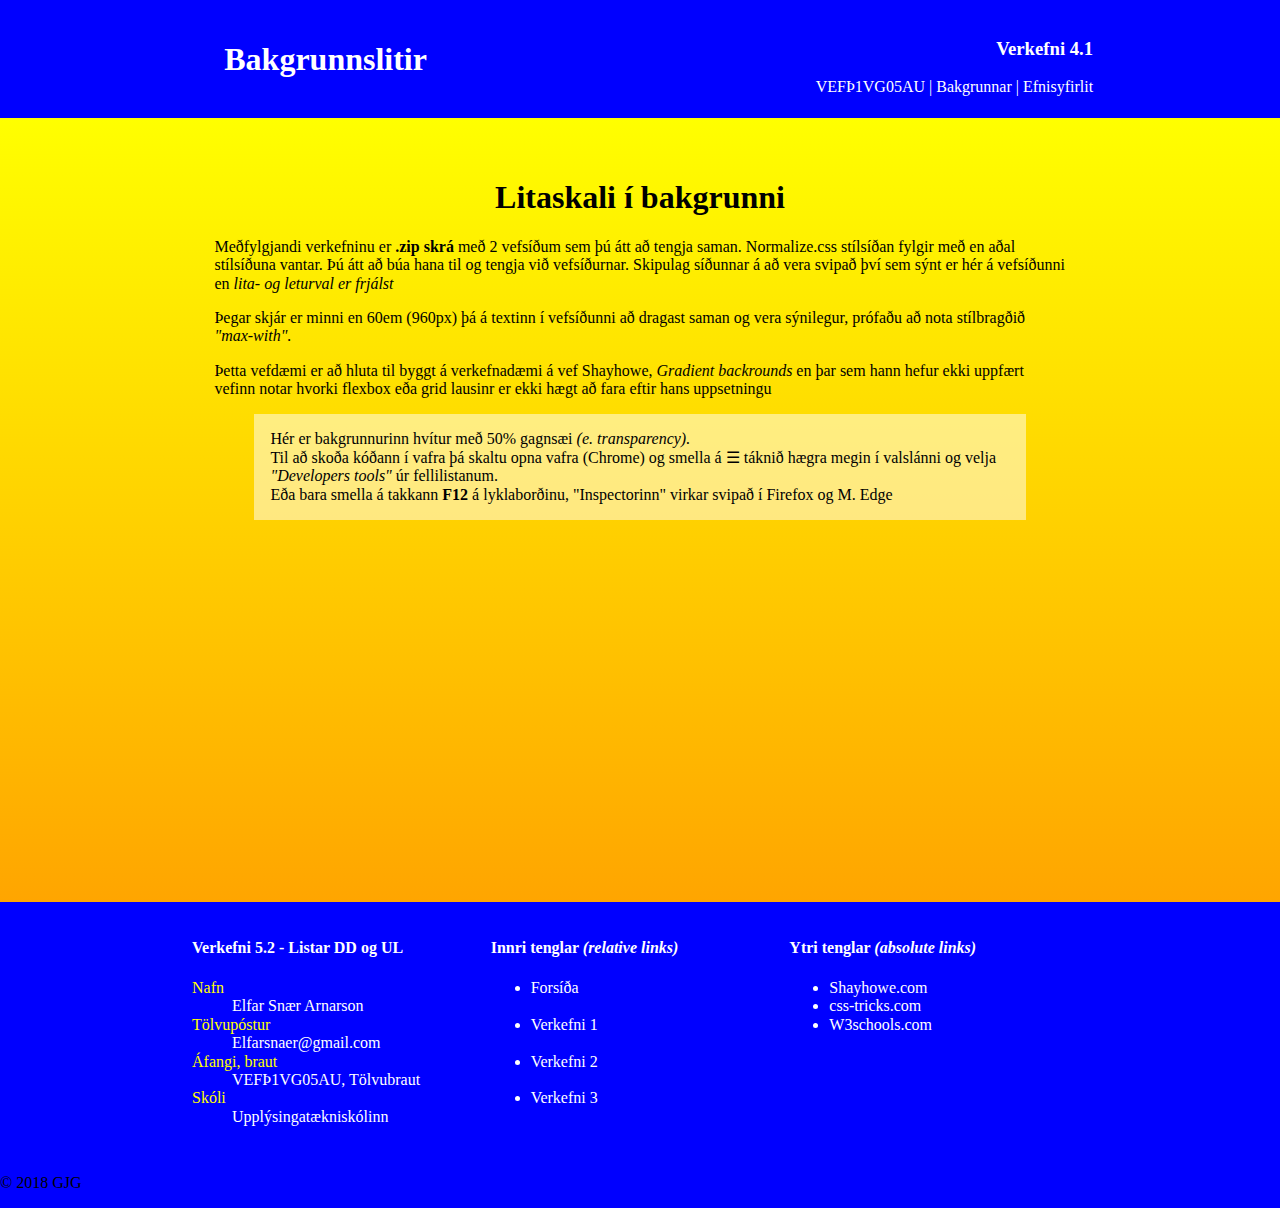
<file: 2018-vef1/Verkefni-4/index.html>
<!DOCTYPE html>
<html lang="is">
  <head>
    <meta name="viewport" content="width=device-width, initial-scale=1.0">
    <meta charset="utf-8"> 
    <title>Verkefni 5.1 bakgrunnar</title>
    <link href="https://fonts.googleapis.com/css?family=Open+Sans:300,400,400i" rel="stylesheet">
    <link rel="stylesheet" href="css/normalize.css">
    <link rel="stylesheet" href="css/Main.css">
  </head>
  <body>
    <header class="h">
      <div class="toppur">
        <h1 class="">
          Bakgrunnslitir
        </h1>
      </div>
      <div class="toppur">
        <h3 class="R1">Verkefni 4.1</h3>
        <nav class="R1">
          <a href="https://panamap.github.io/Elfarsa/">VEFÞ1VG05AU | </a> <!-- "../" Upp um eina möppu -->
          <a href="index.html">Bakgrunnar | </a>
          <a href="verkefni53.html">Efnisyfirlit</a>
        </nav>
      </div>
    </header>
    <!-- Main -->
    <section class="main">
      <div class="toppur">
        <h1 class="midja">Litaskali í bakgrunni </h1>
        <p>Meðfylgjandi verkefninu er <strong>.zip skrá </strong>með 2 vefsíðum sem þú átt að tengja saman.  Normalize.css stílsíðan fylgir með en aðal stílsíðuna vantar. Þú átt að búa hana til og tengja við vefsíðurnar. Skipulag síðunnar á að vera svipað því sem sýnt er hér á vefsíðunni en <em>lita- og leturval er frjálst</em></p>
        <p>Þegar skjár er minni en 60em (960px) þá á textinn í vefsíðunni að dragast saman og vera sýnilegur, prófaðu að nota stílbragðið <em> "max-with".</em></p>
        <p>Þetta vefdæmi er að hluta til byggt á verkefnadæmi á vef Shayhowe,<em> Gradient backrounds</em> en þar sem hann hefur ekki uppfært vefinn notar hvorki flexbox eða grid lausinr er ekki hægt að fara eftir hans uppsetningu </p>
        <blockquote class="box1">Hér er bakgrunnurinn hvítur með 50% gagnsæi <i>(e. transparency).</i><br>Til að skoða kóðann í vafra þá skaltu opna vafra (Chrome) og smella á &#9776; táknið hægra megin í valslánni og velja <em>"Developers tools"</em> úr fellilistanum.<br> Eða bara smella á takkann <b>F12</b> á lyklaborðinu, "Inspectorinn" virkar svipað í Firefox og M. Edge</blockquote></p>
      </div>
    </section>
    <footer class="g toppur">
      <nav>
        <h4>Verkefni 5.2 - Listar DD og UL </h4>
        <dl> <!--Description list -->
          <dt>Nafn</dt>
            <dd>Elfar Snær Arnarson</dd>
          <dt>Tölvupóstur</dt>
            <dd>Elfarsnaer@gmail.com</dd>
          <dt>Áfangi, braut</dt>
            <dd>VEFÞ1VG05AU, Tölvubraut</dd>
          <dt>Skóli</dt>
            <dd>Upplýsingatækniskólinn</dd>
        </dl>
      </nav>
      <nav>
        <h4>Innri tenglar <em>(relative links)</em></h4>
        <ul>
          <li><a href="https://panamap.github.io/Elfarsa/">Forsíða</a></li>
          <br>
          <li><a href="https://panamap.github.io/Elfarsa/Verkefni-1/index.html">Verkefni 1</a></li>
          <br>
          <li><a href="https://panamap.github.io/Elfarsa/verkefni-2/index.html">Verkefni 2</a> </li>
          <br>
          <li><a href="https://panamap.github.io/Elfarsa/">Verkefni 3</a> </li>
        </ul>
      </nav>
      <nav>
        <h4>Ytri tenglar <em>(absolute links)</em></h4>
        <ul>
          <li>  <!-- Absolute links "target _blank" opnar nýjan glugga í vafranum -->
            <a href="http://learn.shayhowe.com/" target="_blank" title="kennsluvefur">Shayhowe.com</a>    
          </li>  
          <li><a href="https://css-tricks.com/snippets/css/complete-guide-grid/" target="blank" title="Grid guide">css-tricks.com</a></li>
          <li><a href="https://www.w3schools.com/css/css3_gradients.asp">W3schools.com</a></li>
      </nav>
    </footer>
    <p class=" ">&copy; 2018 GJG</p>
  </body>
</html>
</file>
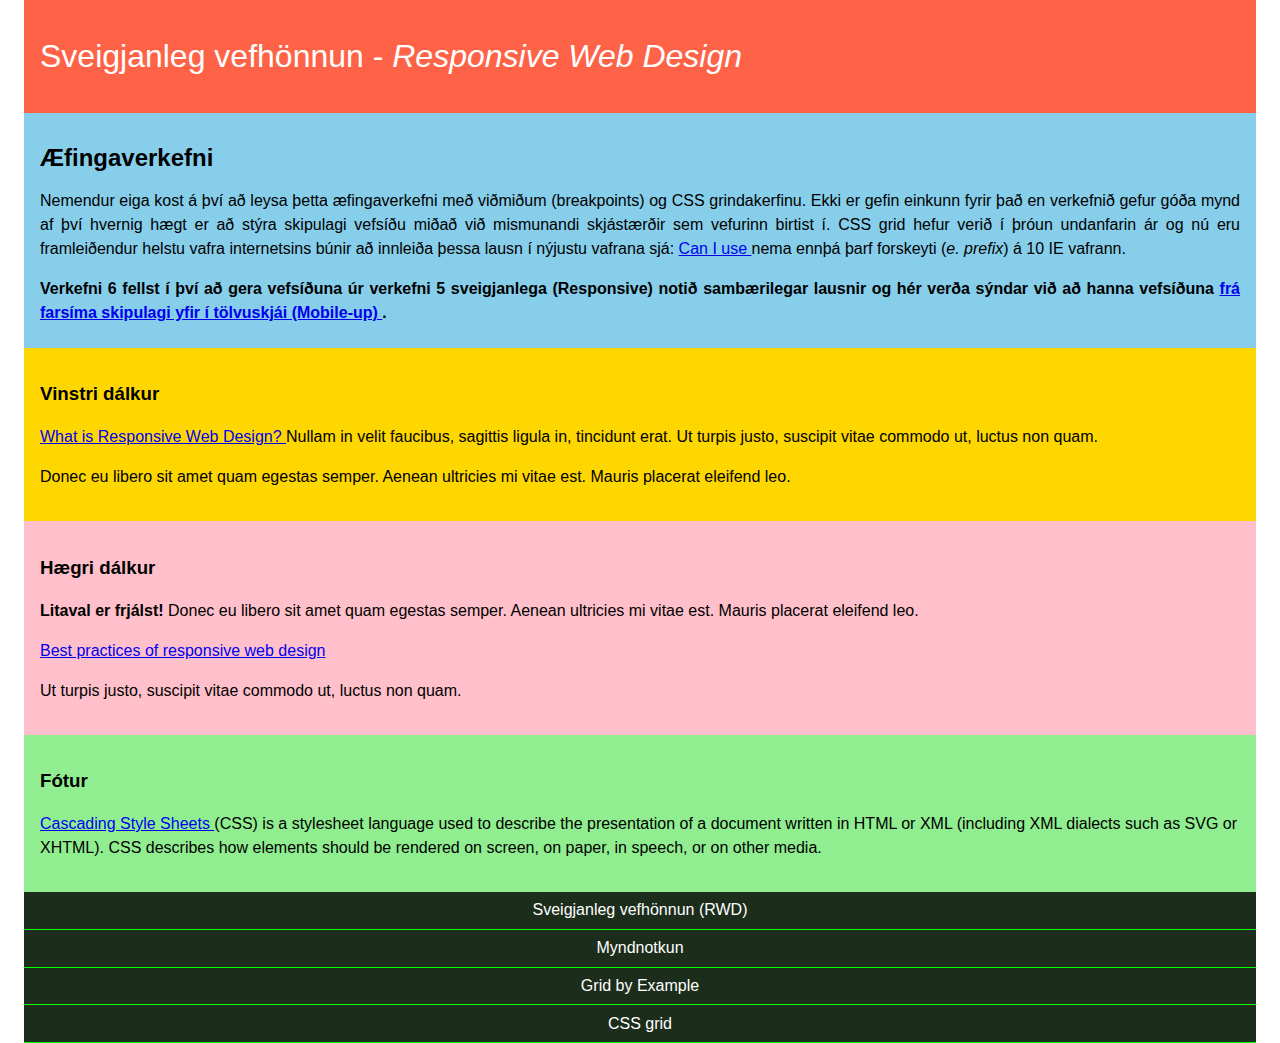
<file: 2018-vef1/Verkefni-6/index.html>
<!DOCTYPE html>
<html lang="is">
<head>
    <meta charset="UTF-8">
    <meta name="viewport" content="width=device-width, initial-scale=1"> <!-- mikilvægt svo breakpoint virki-->
    <meta http-equiv="X-UA-Compatible" content="ie=edge">
	<!-- þvingar farsíma vafra til að birta gögn 1:1 og þá virka viðmið (breakpoints) í stílsíðum -->
	<meta charset="utf-8">
	<title>Verkefni 1</title>
	<link rel="stylesheet" type="text/css" href="css/normalize.css">
	<link rel="stylesheet" type="text/css" href="css/styles.css">
</head> 
<body> 
    <nav class="topnav">
		<ul class="topmenu">
			<li><a href="index.html">Sveigjanleg vefhönnun (RWD)</a></li>
			<li><a href="myndir.html">Myndnotkun</a></li>
			<li><a href="https://gridbyexample.com/">Grid by Example</a></li>
			<li><a href="https://scrimba.com/g/gR8PTE">CSS grid</a></li>
		</ul>
    </nav>
	<header>
		<h1>Sveigjanleg vefhönnun - <i>Responsive Web Design</i></h1>
	</header>
	<section class="content"> 
		<article class="midja">
			<h2>Æfingaverkefni</h2>
			<p>Nemendur eiga kost á því að leysa þetta æfingaverkefni með viðmiðum (breakpoints) og CSS grindakerfinu. Ekki er gefin einkunn fyrir það en verkefnið gefur góða mynd af því hvernig hægt er að stýra skipulagi vefsíðu miðað við mismunandi skjástærðir sem vefurinn birtist í. CSS grid hefur verið í þróun undanfarin ár og nú eru framleiðendur helstu vafra internetsins búnir að innleiða þessa lausn í nýjustu vafrana sjá: <a href="https://caniuse.com/"> Can I use </a> nema ennþá þarf forskeyti (<em>e. prefix</em>) á 10 IE vafrann.
			</p>
			<h4> Verkefni 6 fellst í því að gera vefsíðuna úr verkefni 5 sveigjanlega (Responsive) notið sambærilegar lausnir og hér verða sýndar við að hanna vefsíðuna <a href="https://developer.mozilla.org/en-US/docs/Web/CSS/CSS_Grid_Layout/Realizing_common_layouts_using_CSS_Grid_Layout"> frá farsíma skipulagi yfir í tölvuskjái (Mobile-up) </a>.
			</h4>
		</article>
		<aside class="vinstri">
			<h3>Vinstri dálkur</h3>
			<p><a href="https://www.w3schools.com/html/html_responsive.asp"> What is Responsive Web Design? </a>  Nullam in velit faucibus, sagittis ligula in, tincidunt erat. Ut turpis justo, suscipit vitae commodo ut, luctus non quam.
			</p>
			<p>Donec eu libero sit amet quam egestas semper. Aenean ultricies mi vitae est. Mauris placerat eleifend leo.</p>
		</aside>
		<aside class="haegri">
			<h3>Hægri dálkur</h3>
			<p><strong>Litaval er frjálst!</strong> Donec eu libero sit amet quam egestas semper. Aenean ultricies mi vitae est. Mauris placerat eleifend leo.</p>
			<p><a href="https://www.uxpin.com/studio/blog/best-practices-examples-of-excellent-responsive-design/">Best practices of responsive web design </a>
			</p>
			<p>Ut turpis justo, suscipit vitae commodo ut, luctus non quam.
			</p>
		</aside>
	</section>
	<footer>
		<h3>Fótur</h3>
		<p><a href="https://developer.mozilla.org/en-US/docs/Web/CSS">Cascading Style Sheets </a>  (CSS) is a stylesheet language used to describe the presentation of a document written in HTML or XML (including XML dialects such as SVG or XHTML). CSS describes how elements should be rendered on screen, on paper, in speech, or on other media.</p>
	</footer>
</body>
</html>
</file>
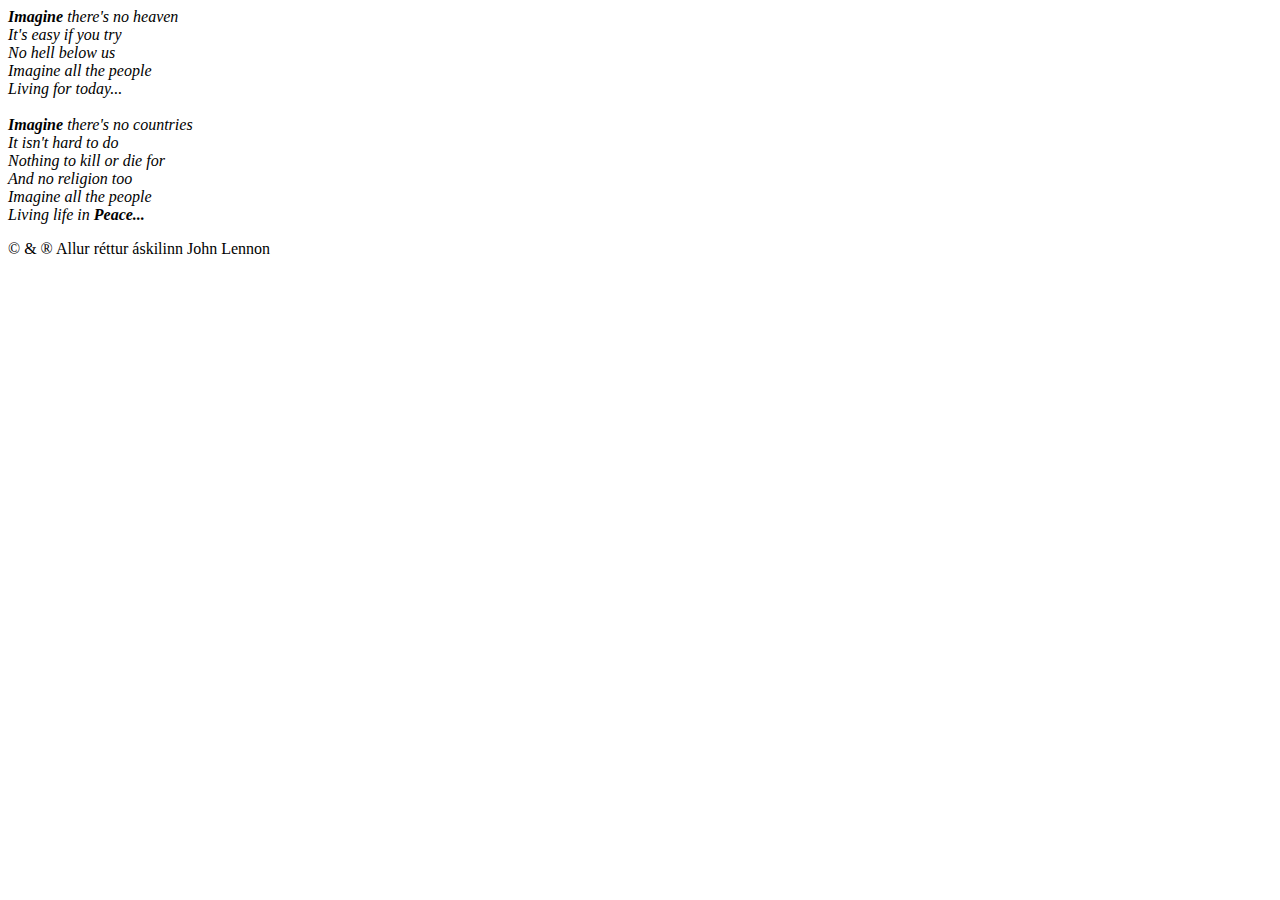
<file: 2018-vef1/Verkefni 1.1/Verkefni 1.1.B.html>
<!DOCTPYE HTML>
<HTML>

        <head>
            <title> Verkefni 1.1.B </title>
            <meta charset="utf-8" />
        </head>

        <body>

                <p><em><strong> Imagine </strong> there's no heaven<br>
                It's easy if you try<br>
                No hell below us<br>
                Imagine all the people<br>
                Living for today... <br>
                <br>
                <Strong> Imagine </Strong> there's no countries<br>
                It isn't hard to do<br>
                Nothing to kill or die for<br>
                And no religion too<br>
                Imagine all the people<br>
                Living life in <strong> Peace...</strong>
                </em> </p>

                <p> © & ® Allur réttur áskilinn John Lennon </p>

        </body>
</HTML>
</file>
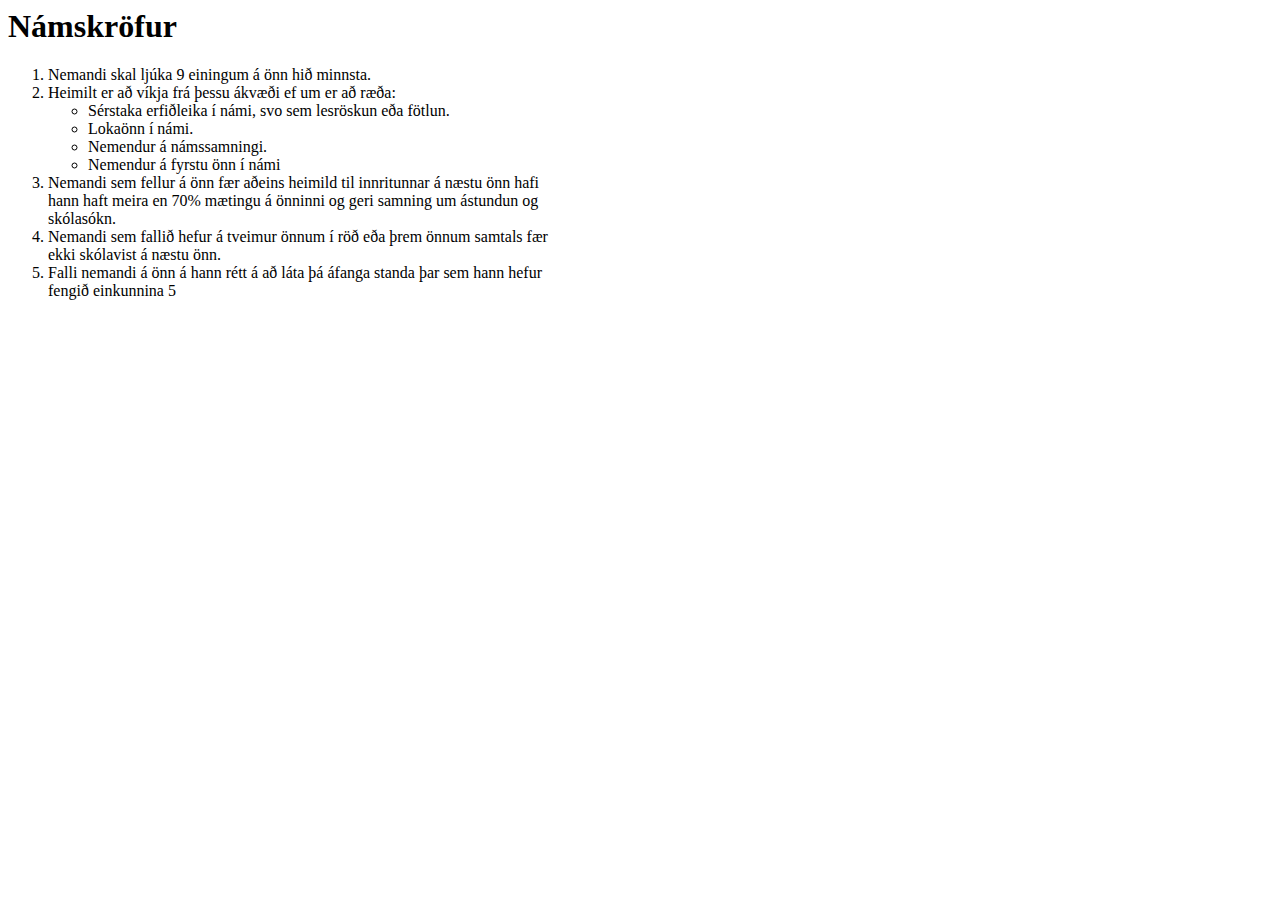
<file: 2018-vef1/Verkefni 1.1/verkefni 1.1.C.html>
<!DOCTPYE HTML>
<HTML>

        <head>
            <title> Verkefni 1.1.C </title>
            <meta charset="utf-8" />
        </head>

        <body>
        <h1> Námskröfur </h1>
             <ol>
                  <li> Nemandi skal ljúka 9 einingum á önn hið minnsta.</li> 
                  <li> Heimilt er að víkja frá þessu ákvæði ef um er að ræða: </li>  
                <ul>
                   <li> Sérstaka erfiðleika í námi, svo sem lesröskun eða fötlun. </li>     
                   <li> Lokaönn í námi.</li>
                   <li> Nemendur á námssamningi.</li>
                   <li> Nemendur á fyrstu önn í námi</li>               
                </ul> 
                   <li> Nemandi sem fellur á önn fær aðeins heimild til innritunnar á næstu önn hafi<br>
                   hann haft meira en 70% mætingu á önninni og geri samning um ástundun og<br>
                   skólasókn.</li>
                   <li> Nemandi sem fallið hefur á tveimur önnum í röð eða þrem önnum samtals fær<br>
                        ekki skólavist á næstu önn.</li>
                   <li> Falli nemandi á önn á hann rétt á að láta þá áfanga standa þar sem hann hefur <br>
                        fengið einkunnina 5</li>
                </ol>
                

        </body>
</HTML>
</file>
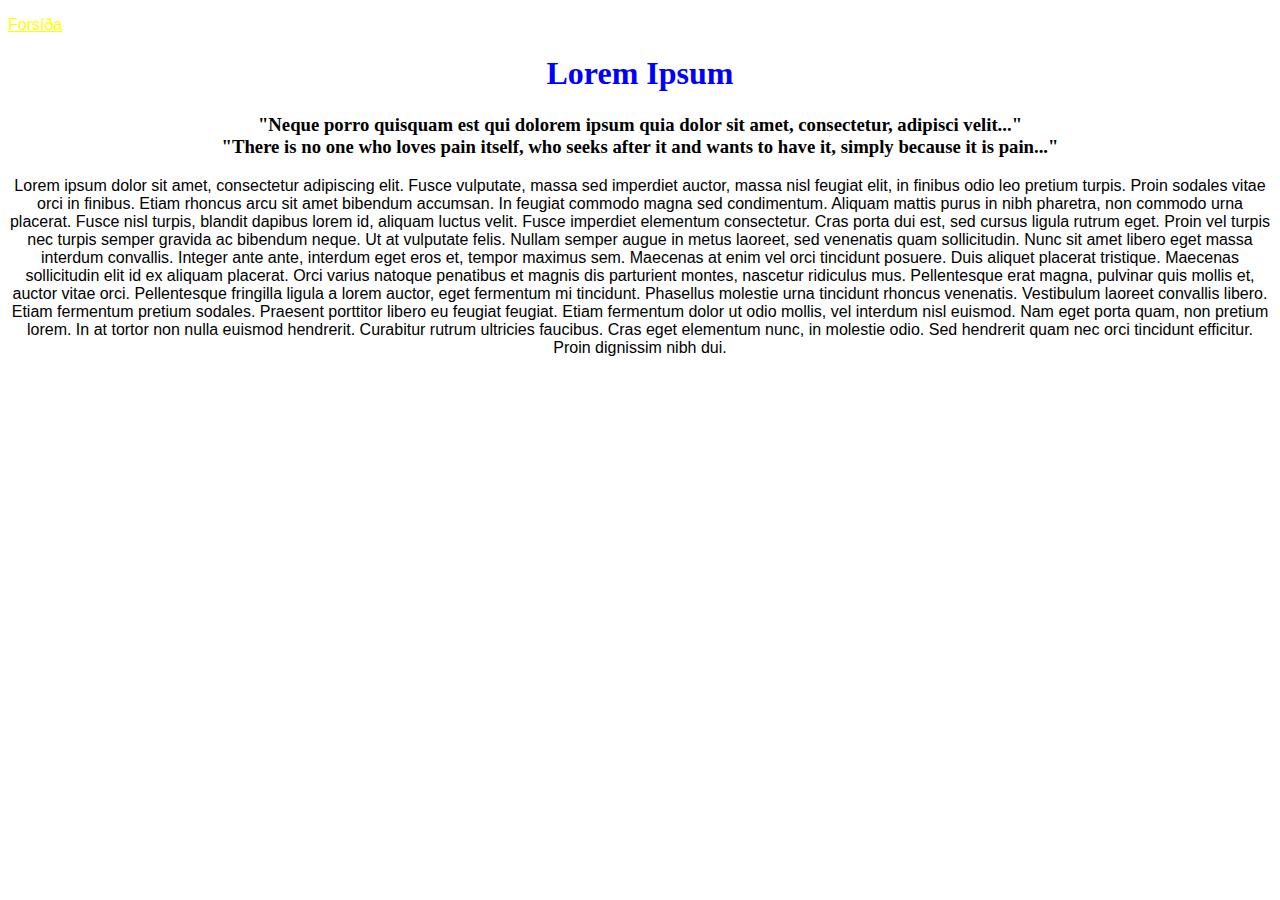
<file: 2018-vef1/Verkefni 1.2/Verkefni 1.2.B.html>
<!DOCTYPE HTML>
<html>
        <head>
            <title> Verkefni 1.2.B </title>
            <meta charset="utf-8" />
            <link href="Main.css" rel="Stylesheet" />
        </head>
            <body id="top">
                <p>
                    <a href="Verkefni-1.2.html">Forsíða</a>
                </p>

                <h1 class="blarlitur"> Lorem Ipsum</h1>
                <h3 class="midja">    "Neque porro quisquam est qui dolorem ipsum quia dolor sit amet, consectetur, adipisci velit..." <br>
                        "There is no one who loves pain itself, who seeks after it and wants to have it, simply because it is pain..."</h3>

            <p class="midja">Lorem ipsum dolor sit amet, consectetur adipiscing elit. Fusce vulputate, massa sed imperdiet auctor, massa nisl feugiat elit, in finibus odio leo pretium turpis.
                 Proin sodales vitae orci in finibus. Etiam rhoncus arcu sit amet bibendum accumsan. In feugiat commodo magna sed condimentum. Aliquam mattis purus in nibh pharetra,
                  non commodo urna placerat. Fusce nisl turpis, blandit dapibus lorem id, aliquam luctus velit. Fusce imperdiet elementum consectetur. 
                  Cras porta dui est, sed cursus ligula rutrum eget. Proin vel turpis nec turpis semper gravida ac bibendum neque. Ut at vulputate felis. 
                  Nullam semper augue in metus laoreet, sed venenatis quam sollicitudin. Nunc sit amet libero eget massa interdum convallis. Integer ante ante, interdum eget eros et, tempor maximus sem.
                   Maecenas at enim vel orci tincidunt posuere. Duis aliquet placerat tristique. Maecenas sollicitudin elit id ex aliquam placerat.

                    Orci varius natoque penatibus et magnis dis parturient montes, nascetur ridiculus mus. Pellentesque erat magna, pulvinar quis mollis et, auctor vitae orci.
                     Pellentesque fringilla ligula a lorem auctor, eget fermentum mi tincidunt. Phasellus molestie urna tincidunt rhoncus venenatis. 
                     Vestibulum laoreet convallis libero. Etiam fermentum pretium sodales. Praesent porttitor libero eu feugiat feugiat.
                    
                    Etiam fermentum dolor ut odio mollis, vel interdum nisl euismod. Nam eget porta quam, non pretium lorem. In at tortor non nulla euismod hendrerit. 
                    Curabitur rutrum ultricies faucibus. Cras eget elementum nunc, in molestie odio. Sed hendrerit quam nec orci tincidunt efficitur. Proin dignissim nibh dui.</p>



                
            </body>
</html>
</file>
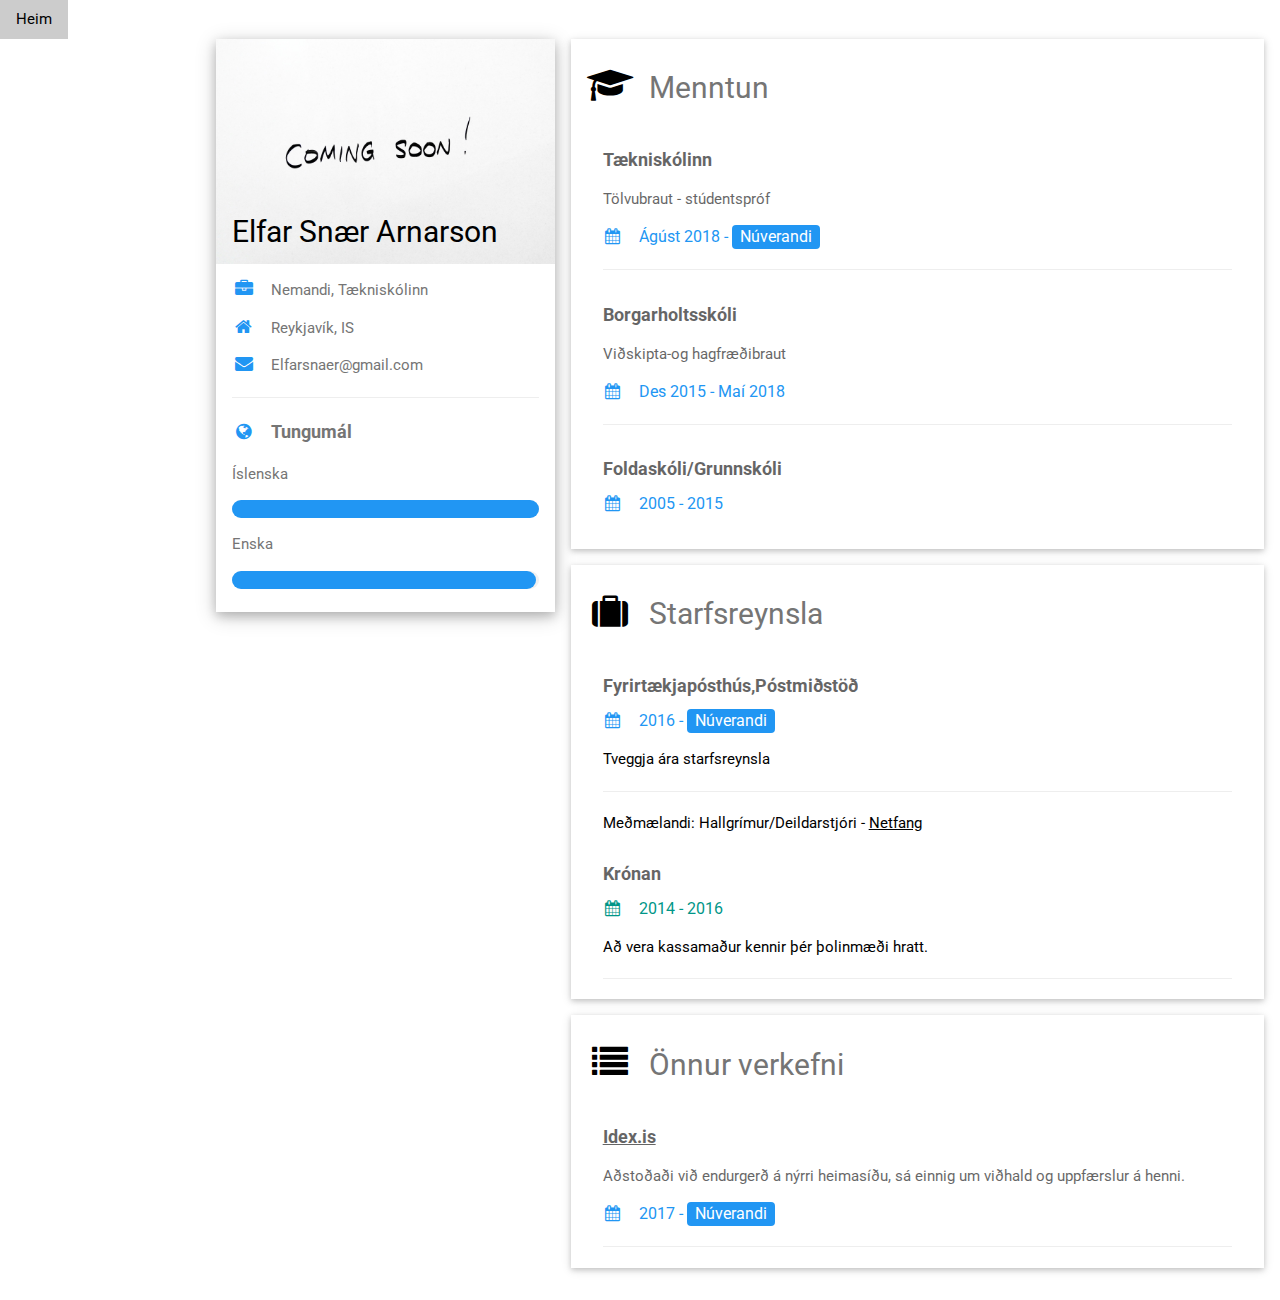
<file: 2018-vef1/Verkefni-5/menntun.html>
<!DOCTYPE html>
<html>
      <title>Um mig</title>
      <meta charset="UTF-8">
      <meta name="viewport" content="width=device-width, initial-scale=1">
      <link rel="stylesheet" href="https://www.w3schools.com/w3css/4/w3.css">
      <link rel='stylesheet' href='https://fonts.googleapis.com/css?family=Roboto'>
      <link rel="stylesheet" href="https://cdnjs.cloudflare.com/ajax/libs/font-awesome/4.7.0/css/font-awesome.min.css">
      <link rel="stylesheet" href="main.css">
      <link rel="stylesheet" href="rwd.css">
      <link rel="shortcut icon" href="favicon.ico">

      <style>
        html,body,h1,h2,h3,h4,h5,h6 {font-family: "Roboto", sans-serif}
      </style>
<body class="w3-light-grey">

      <div class="w3-bar w3-white">
        <a href="index.html" class="w3-bar-item w3-button w3-blue">Heim</a>


      <div class="w3-main" style="margin-left:200px">
      <!-- Page Container -->
      <div class="w3-content w3-margin-top" style="max-width:1400px;">
      <div class="w3-row-padding">
      <div class="w3-third">
      <div class="w3-white w3-text-grey w3-card-4">
      <div class="w3-display-container">
        <img src="comingsoon.jpg" style="width:100%" alt="Avatar">
      <div class="w3-display-bottomleft w3-container w3-text-black">
        <h2>Elfar Snær Arnarson</h2>
      </div>
      </div>
      <div class="w3-container">
        <p><i class="fa fa-briefcase fa-fw w3-margin-right w3-large w3-text-blue"></i>Nemandi, Tækniskólinn</p>
        <p><i class="fa fa-home fa-fw w3-margin-right w3-large w3-text-blue"></i>Reykjavík, IS</p>
        <p><i class="fa fa-envelope fa-fw w3-margin-right w3-large w3-text-blue"></i>Elfarsnaer@gmail.com</p>
        <hr>
        <p class="w3-large w3-text-theme"><b><i class="fa fa-globe fa-fw w3-margin-right w3-text-blue"></i>Tungumál</b></p>
        <p>Íslenska</p>
      <div class="w3-light-grey w3-round-xlarge w3-small">
      <div class="w3-round-xlarge w3-blue" style="height:18px;width:100%"></div>
      </div>
        <p>Enska</p>
      <div class="w3-light-grey w3-round-xlarge">
      <div class="w3-round-xlarge w3-blue" style="height:18px;width:99%"></div>
      </div>
      <br>
      </div>
      </div><br>
      <!-- End Left Column -->
      </div>
      <!-- Right Column -->
      <div class="w3-twothird">
    
      <div class="w3-container w3-card w3-white w3-margin-bottom">
        <h2 class="w3-text-grey w3-padding-16"><i class="fa fa-graduation-cap fa-fw w3-margin-right w3-xxlarge w3-text-black"></i>Menntun</h2>
      <div class="w3-container">
        <h5 class="w3-opacity"><b>Tækniskólinn</b></h5>
        <p class="w3-opacity">Tölvubraut - stúdentspróf</p>
        <h6 class="w3-text-blue"><i class="fa fa-calendar fa-fw w3-margin-right"></i>Ágúst 2018 - <span class="w3-tag w3-blue w3-round">Núverandi</span></h6>
        <p></p>
        <hr>
      </div>
      <div class="w3-container">
        <h5 class="w3-opacity"><b>Borgarholtsskóli</b></h5>
        <p class="w3-opacity">Viðskipta-og hagfræðibraut</p>
        <h6 class="w3-text-blue"><i class="fa fa-calendar fa-fw w3-margin-right"></i>Des 2015 - Maí 2018</h6>
        <hr>
      </div>
      <div class="w3-container">
        <h5 class="w3-opacity"><b>Foldaskóli/Grunnskóli</b></h5>
        <h6 class="w3-text-blue"><i class="fa fa-calendar fa-fw w3-margin-right"></i>2005 - 2015</h6>
        <br>
      </div>
      </div>

      <div class="w3-container w3-card w3-white w3-margin-bottom">
        <h2 class="w3-text-grey w3-padding-16"><i class="fa fa-suitcase fa-fw w3-margin-right w3-xxlarge w3-text-black"></i>Starfsreynsla</h2>
      <div class="w3-container">
        <h5 class="w3-opacity"><b>Fyrirtækjapósthús,Póstmiðstöð</b></h5>
        <h6 class="w3-text-blue"><i class="fa fa-calendar fa-fw w3-margin-right"></i>2016 - <span class="w3-tag w3-blue w3-round">Núverandi</span></h6>
        <p>Tveggja ára starfsreynsla</p>
        <hr>
        <p>Meðmælandi: Hallgrímur/Deildarstjóri - <a href="mailto:elfarsnaer@gmail.com" title="Ýttu til að senda tölvupóst">Netfang</a>
      </div>
      <div class="w3-container">
        <h5 class="w3-opacity"><b>Krónan</b></h5>
        <h6 class="w3-text-teal"><i class="fa fa-calendar fa-fw w3-margin-right"></i>2014 - 2016</h6>
        <p>Að vera kassamaður kennir þér þolinmæði hratt.</p>
        <hr>
      </div>
      </div>

      <div class="w3-container w3-card w3-white w3-margin-bottom">
        <h2 class="w3-text-grey w3-padding-16"><i class="fa fa-list fa-fw w3-margin-right w3-xxlarge w3-text-black"></i>Önnur verkefni</h2>
      <div class="w3-container">
        <h5 class="w3-opacity"><b><a href="http://www.idex.is">Idex.is</a></b></h5>
        <p class="w3-opacity">Aðstoðaði við endurgerð á nýrri heimasíðu, sá einnig um viðhald og uppfærslur á henni.</p>
        <h6 class="w3-text-blue"><i class="fa fa-calendar fa-fw w3-margin-right"></i>2017 - <span class="w3-tag w3-blue w3-round">Núverandi</span></h6>
        <p></p>
        <hr>
      </div>
      </div>
      <!-- End Right Column -->
      </div>
      <!-- End Grid -->
      </div>
      <!-- End Page Container -->
    </div>
<footer class="w3-container w3-blue w3-center w3-margin-top">
      <!-- <p>Find me on social media.</p>
      <i class="fa fa-facebook-official w3-hover-opacity"></i>
      <i class="fa fa-instagram w3-hover-opacity"></i>
      <i class="fa fa-snapchat w3-hover-opacity"></i>
      <i class="fa fa-pinterest-p w3-hover-opacity"></i>
      <i class="fa fa-twitter w3-hover-opacity"></i>
      <i class="fa fa-linkedin w3-hover-opacity"></i>
      -->
</footer>
</body>
</html>
</file>
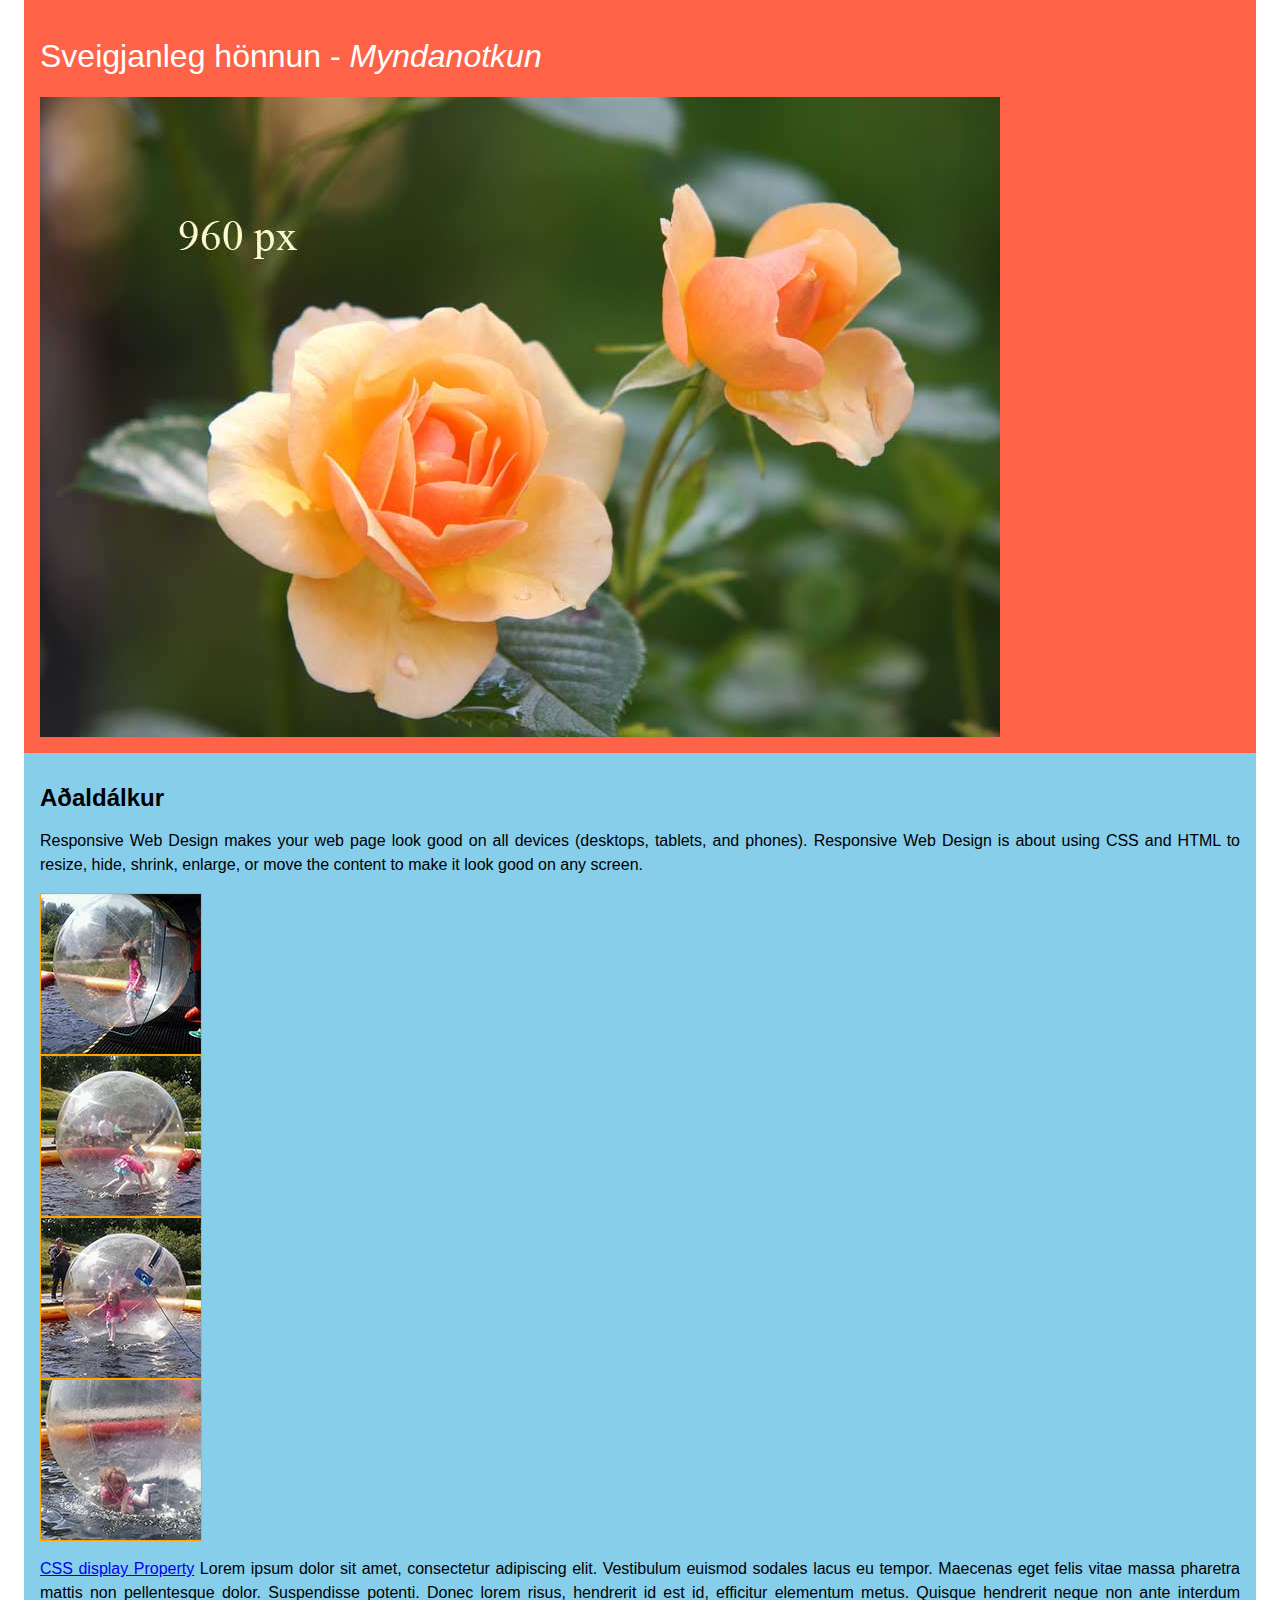
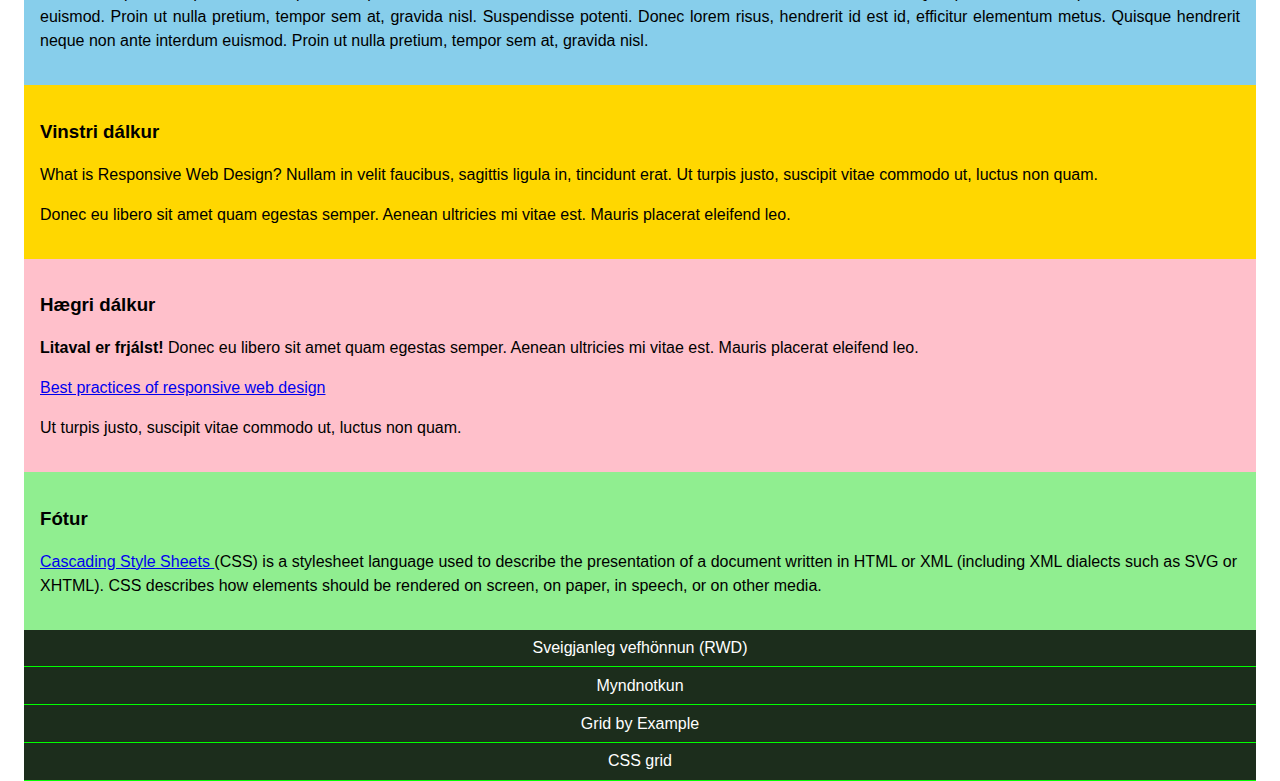
<file: 2018-vef1/Verkefni-6/myndir.html>
<!DOCTYPE html>
<html lang="is">
<head>
    <meta charset="UTF-8">
    <meta name="viewport" content="width=device-width, initial-scale=1.0">
    <meta http-equiv="X-UA-Compatible" content="ie=edge">
	<meta author="Guðmundur">
	<title>Myndir</title>
	<link rel="stylesheet" type="text/css" href="css/normalize.css">
	<link rel="stylesheet" type="text/css" href="css/styles.css">
</head>
<body> 
    <nav class="topnav">
        <ul class="topmenu">
			<li><a href="index.html">Sveigjanleg vefhönnun (RWD)</a></li>
			<li><a href="myndir.html">Myndnotkun</a></li>
			<li><a href="https://gridbyexample.com/">Grid by Example</a></li>
			<li><a href="https://scrimba.com/g/gR8PTE">CSS grid</a></li>
        </ul>
    </nav>
	<header>
		<h1>Sveigjanleg hönnun - <i>Myndanotkun</i></h1>

 		<picture>
			<!-- eldri vafrar sem ráða ekki við srcset-->
			<img src="img/rose-960.jpg" alt="Roses">
		</picture>

	</header>
	<section class="content">
		<article class="midja">
			<h2>Aðaldálkur</h2>
			<p>Responsive Web Design makes your web page look good on all devices (desktops, tablets, and phones). Responsive Web Design is about using CSS and HTML to resize, hide, shrink, enlarge, or move the content to make it look good on any screen. </p>
			<section class="myndabox">
		      	<figure><img src="img/mynd-1.jpg"></figure>
		    	<figure><img src="img/mynd-2.jpg"></figure>
		      	<figure><img src="img/mynd-3.jpg"></figure>
		      	<figure><img src="img/mynd-4.jpg"></figure>
		    </section>
			<p><a href="https://www.w3schools.com/cssref/pr_class_display.asp">CSS display Property</a> Lorem ipsum dolor sit amet, consectetur adipiscing elit. Vestibulum euismod sodales lacus eu tempor. Maecenas eget felis vitae massa pharetra mattis non pellentesque dolor. Suspendisse potenti. Donec lorem risus, hendrerit id est id, efficitur elementum metus. Quisque hendrerit neque non ante interdum euismod. Proin ut nulla pretium, tempor sem at, gravida nisl. Suspendisse potenti. Donec lorem risus, hendrerit id est id, efficitur elementum metus. Quisque hendrerit neque non ante interdum euismod. Proin ut nulla pretium, tempor sem at, gravida nisl.
			</p>
		</article>
		<aside class="vinstri">
			<h3>Vinstri dálkur</h3>
			<p>What is Responsive Web Design?  Nullam in velit faucibus, sagittis ligula in, tincidunt erat. Ut turpis justo, suscipit vitae commodo ut, luctus non quam.
			</p>
			<p>Donec eu libero sit amet quam egestas semper. Aenean ultricies mi vitae est. Mauris placerat eleifend leo.</p>
		</aside>
		<aside class="haegri">
			<h3>Hægri dálkur</h3>
			<p><strong>Litaval er frjálst!</strong> Donec eu libero sit amet quam egestas semper. Aenean ultricies mi vitae est. Mauris placerat eleifend leo.</p>
			<p><a href="https://www.uxpin.com/studio/blog/best-practices-examples-of-excellent-responsive-design/">Best practices of responsive web design </a>
			</p>
			<p>Ut turpis justo, suscipit vitae commodo ut, luctus non quam.
			</p>
		</aside>
	</section>
	<footer>
		<h3>Fótur</h3>
		<p><a href="https://developer.mozilla.org/en-US/docs/Web/CSS">Cascading Style Sheets </a>  (CSS) is a stylesheet language used to describe the presentation of a document written in HTML or XML (including XML dialects such as SVG or XHTML). CSS describes how elements should be rendered on screen, on paper, in speech, or on other media.</p>
	</footer>
</body>
</html>
</file>
<file: 2018-vef1/Verkefni-4/css/Main.css>
.R1{
    text-align: right;
}
a:visited, a:link, a:active
{
    color: white;
    text-decoration: none;
}
a:hover{
    text-decoration-line: underline;
}
.midja{
    text-align: center;
}
.vinstri{
    text-align: left;
}
body{
    background: blue;
}
.main{
    padding:2em;
    height:80vh; 
    text-justify: auto;
    background-image: linear-gradient(yellow,orange);
} 
.maine{
    padding:2em;
    height:100vh; 
    text-justify: auto;
    background-image: linear-gradient(green,orange);
}
.toppur{
    max-width: 70%;
    margin: 0 auto;
    padding:0.5em;
}
.container {
    grid-template-columns: 1fr 1fr 1fr 1fr 1fr;
    grid-template-areas: 
      "header header header header header"
      "main main main main main"
      "footer footer footer footer footer";
}
.h{
    display: grid;
    grid-template-columns: 1fr 1fr;
    padding: 0.7em;
    color:white;
}
.g{
    display: grid;
    grid-template-columns: 1fr 1fr 1fr;
    padding:1em;
    color:white;
}
.box1{
    padding: 1em;
    background:rgba(255, 255, 255, 0.5);
}
dt{
    color: yellow;
}
.topnav {
    background-color: blue;
    overflow: hidden;
}
.topnav a {
    float: justify;
    color: #f2f2f2;
    text-align: center;
    padding: 6px 8px;
    text-decoration: none;
    font-size: 20px;
    border: 1px solid white;
    margin: auto;
}
#top{
    position: fixed; /* Fixed/sticky position */
    bottom: 20px; /* Place the button at the bottom of the page */
    right: 30px; /* Place the button 30px from the right */
    z-index: 99; /* Make sure it does not overlap */
    border: none; /* Remove borders */
    outline: none; /* Remove outline */
    background-color: red; /* Set a background color */
    color: white; /* Text color */
    cursor: pointer; /* Add a mouse pointer on hover */
    padding: 15px; /* Some padding */
    border-radius: 10px; /* Rounded corners */
    font-size: 18px; /* Increase font size */
    background-color: black;

}
</file>
<file: 2018-vef1/Verkefni-6/css/styles.css>
*, *:before, *:after {
  box-sizing: border-box; 
}
/*heimild: https://gridbyexample.com/examples/example13/ */

/* ====== GRID Area ====== */

.topnav {
grid-area: topnav; 
}
header {
grid-area: header;
}
.content {
grid-area: content; 
}
footer {
grid-area: footer;
}
/* dálkar í content */
.midja {
grid-area: midja; 
}
.vinstri {
grid-area: vinstri;
}
.haegri {
grid-area: haegri; 
}

/* ====== GRID Template Areas ===== */

body {
display: grid;
grid-gap: 0; /* bil á milli dálka */
grid-template-areas:
  "header"
  "content"
  "footer"
  "topnav";
}

.content {
display: grid; /* grid erfist til barna (child element only) */
grid-gap: 0;
grid-template-areas:
  "midja"    
  "vinstri"
  "haegri"
}

/* ====== Base litir + padding ====== */

body {
line-height: 1.5em;
}
.topnav {
background: #1c2d1c; 
}
header {
background: tomato; 
}
footer {
background: lightgreen; 
}
.midja {
background: skyblue; 
}
.vinstri {
background: gold; 
}
 
.haegri {
background: pink; 
}
header,
footer,
.midja,
.vinstri, 
.haegri {
padding: 1em; 
}

/* ====== leturstílar ====== */

header h1 {
color: #fff;
line-height: 1.2;
font-weight: normal;
}
.midja h2 {
margin: .7em 0 .8em 0;
}
.midja h4 {
text-align: justify;
margin: .4em 0;
}
.midja p {
text-align: justify;
}

/* ========================================
Efnisyfirlit (mobile)
======================================== */
.topnav ul{
background: #1c2d1c; 
}
.topnav input {
display: none;
}

.topmenu {
display: block;
/*position: fixed;*/
padding: 0;
margin: 0;
list-style: none; 

}
.topmenu li {
border: 0;
border-bottom: 1px solid lime; 
padding: 0;
margin:0;
}
.topmenu li {
border: 0;
padding: 0;
border-bottom: 1px solid lime; 
}
.topmenu a {
display: block;     /* ath! */
color: white;
text-decoration: none;
text-align: center;
padding: .4em 1em; 
}
.topmenu a:hover,
.topmenu a:active,
.virkur {
color: black !important;
background-color: lime;
}

/* =======================================
*  myndvinnsla  *
======================================== */

/*  myndir <img> alltaf í 100% stærð munið að vinna og 
  þjappa myndir í photoshop ! */

img, video {
max-width: 100%;
height: auto;
}
img {
display: block; /* losna við inline "whitespace" */
}

figure {
margin:0;   /* ath! í normalize er sjálsfgefið margin 40px. */
border: 1px solid orange;
}
.myndabox {
width: 162px; /* ath! klasinn er með fasta breidd*/
}
/*  ========================================
Viðmið - breakpoints 30em = 480px + 
========================================*/

@media screen and (min-width: 30em) {

  .myndabox {
    /* ath! */
  }
}

/*  ========================================
Viðmið - breakpoints 37.5em = 600px + 
========================================*/

@media screen and (min-width: 37.5em) {
  header{

  }
  .content {
  /* skipti yfir í 2 dálka */
  }
  

}
/* ========================================
Viðmið - breakpoints 48em = 760px +
======================================== */

@media screen and (min-width: 48em) {  
  body {
      /*færi topnav efst á síðu*/
  }

  /* ========================================
  Viðmið - breakpoints 60em = 960px +
  ======================================== */

@media screen and (min-width: 60em) { 
  body { 
    max-width: 58em; 
    margin: 0 auto;
  }
  .content {
    /* skipti yfir í 3 dálka */
  }
  .myndabox {
    /* skipti yfir í eina röð */
  }

}
/* ========================================
Viðmið - breakpoints 80em = 1280px +
======================================== */

@media screen and (min-width: 80em) { 
  body { 
    max-width: 77em;
    margin: 0 auto;
  }
    .myndabox {

  }
}
</file>
<file: 2018-vef1/Verkefni 1.2/Main.css>
p { font-family: Arial, Helvetica, sans-serif} /* Breytir font a paragrahps */
.Raudurlitur { Color:red;} /* litur fyrir undirfyrirsogn */
.blarlitur {color: blue; text-align: center} /* adalfyrirsogn og námskröfur med bili */
.bodyTextiGreen { color: green} /* body text i graenu */
.ljosblarlitur {color: aqua} /* Ljós blár litur */
.ElvisAdal {color: yellowgreen; text-align: center} /*Aðalsögnin í elvis er gulgræn */
.Imagine {color: hotpink; text-align: left} /* Titill i vinstra hornið */
strong {color: blueviolet} /* Svo ad allt sem byrjar i Elvis se rautt */
.dragainn { margin-left: 4em} /* dregur söng textann in til vinstri */
.midja {text-align: center}
.justify {text-align: justify}

a:link {color: yellow}
a:visited {color: gray}
a:hover {color: dodgerblue}
a:active {color: red}
</file>
<file: 2018-vef1/Verkefni-5/main.css>
body{
    background: 
    repeating-radial-gradient(circle at 0 0,#eee,#ccc 50px);
    }
.lengd{
    height: 100vh;
    } 
 #videobcg { 
    position: absolute;
    top: 0px;
    left: 0px;
    min-width: 100%;
    min-height: 100%;
    width: auto;
    height: auto;
    z-index: -1000;
    overflow: hidden;
    }
.outline{
    text-shadow:
    -1px -1px 0 #000,
    1px -1px 0 #000,
    -1px 1px 0 #000,
    1px 1px 0 #000;
    }
.h{
    display: grid;
    grid-template-columns: 1fr 1fr;
    padding: 0.7em;
    color:white;
    }
.g{
    display: grid;
    grid-template-columns: 1fr 1fr 1fr;
    padding:1em;
    color:white;
    max-width: 70%;
    }
.texti{
    color: black;
}
#map {
    height: 600px;  /* The height is 400 pixels */
    width: 100%;  /* The width is the width of the web page */
}
</file>
<file: 2018-vef1/Verkefni-5/rwd.css>
body {
    background: black;
}




@media screen and (min-width: 960px){
    body{
        background-color: blue;
    }
}
</file>
